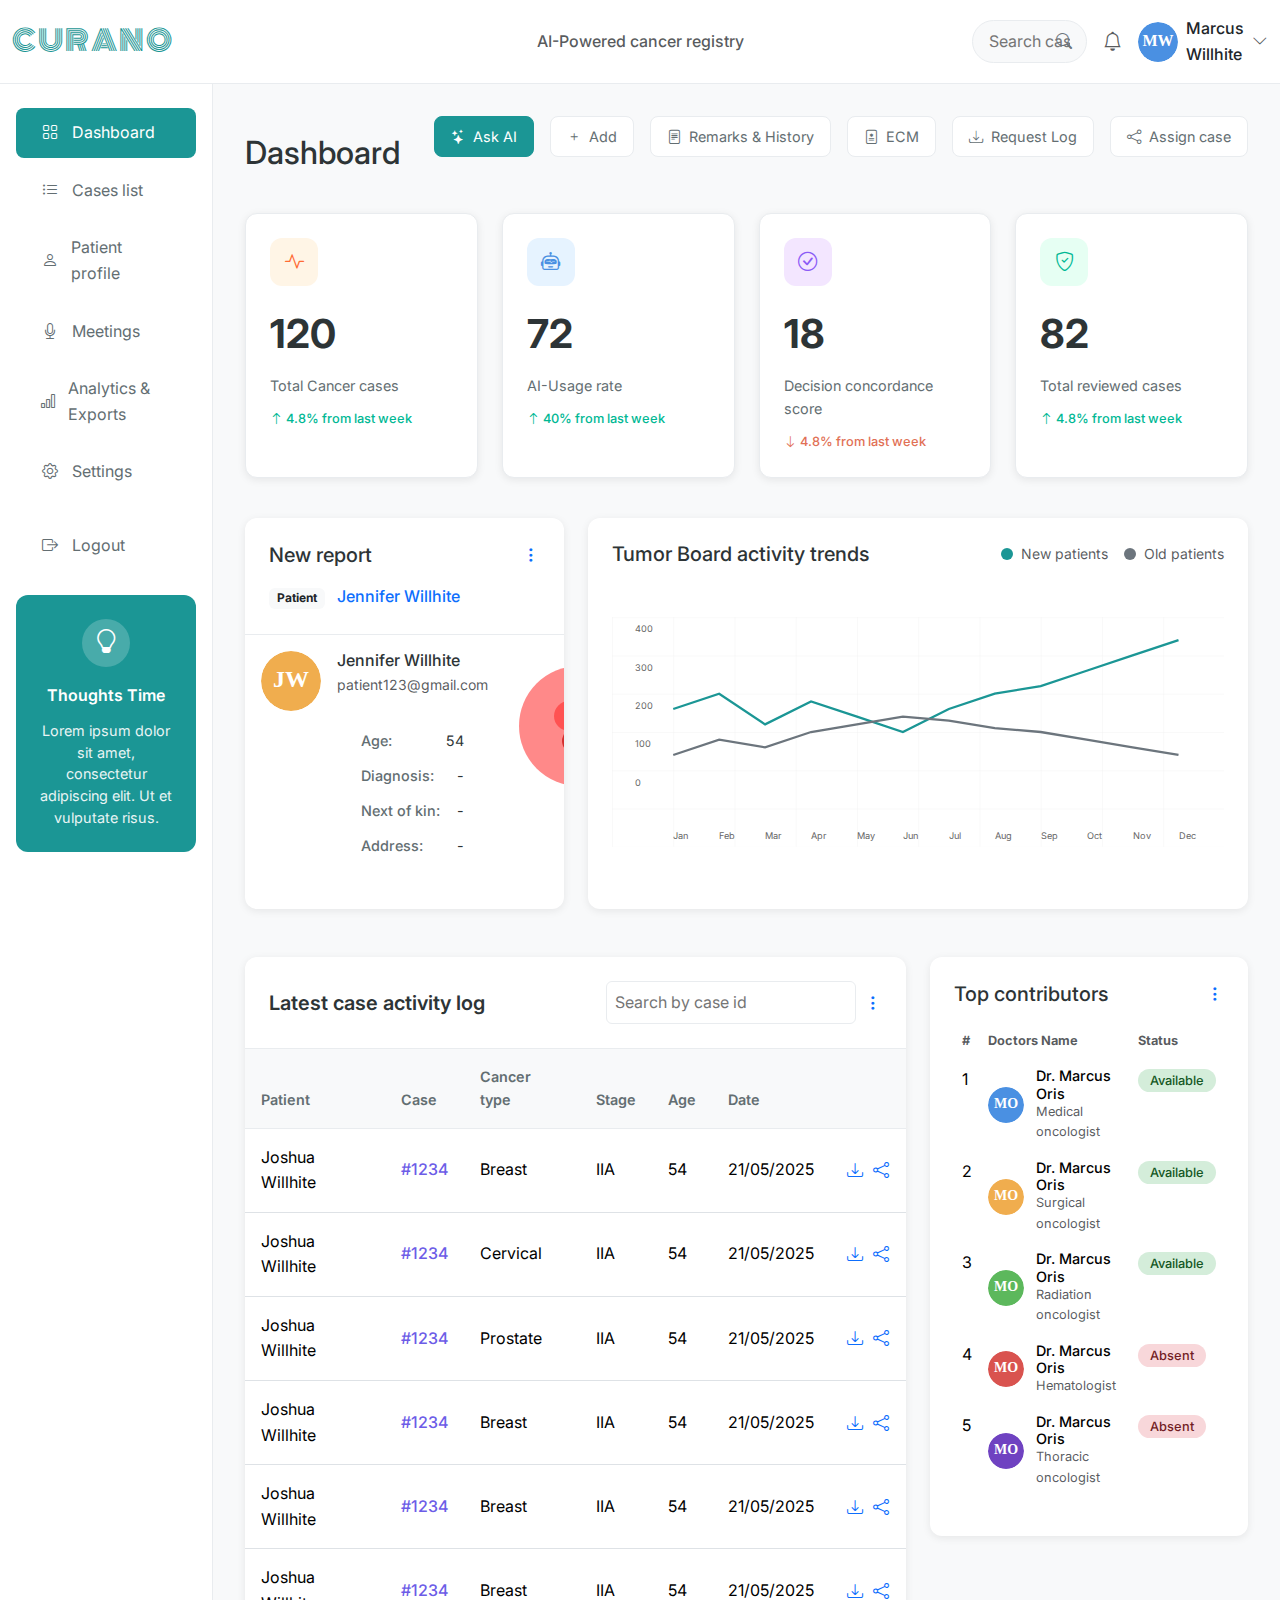
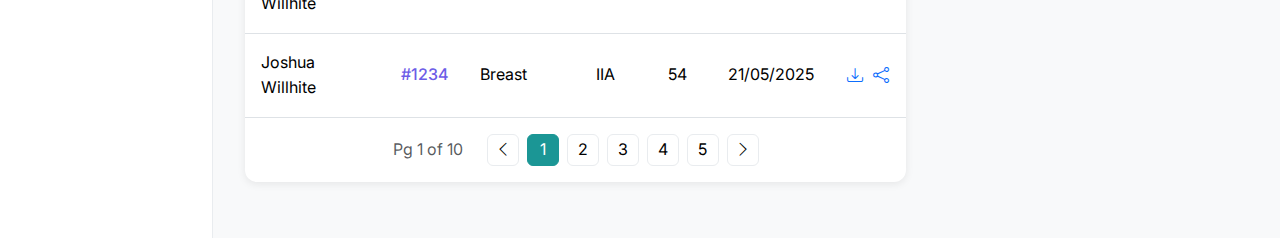
<file: dashboard.html>
<!DOCTYPE html>
<html lang="en">
<head>
    <meta charset="UTF-8">
    <meta name="viewport" content="width=device-width, initial-scale=1.0">
    <title>Curano - AI-Powered Cancer Registry Dashboard</title>
    
    <!-- Bootstrap 5 CDN -->
    <link href="https://cdn.jsdelivr.net/npm/bootstrap@5.3.0/dist/css/bootstrap.min.css" rel="stylesheet">
    <link href="https://cdn.jsdelivr.net/npm/bootstrap-icons@1.10.0/font/bootstrap-icons.css" rel="stylesheet">
    
    <!-- Google Fonts -->
    <link href="https://fonts.googleapis.com/css2?family=Monoton&family=Inter:wght@300;400;500;600;700&display=swap" rel="stylesheet">
    
    <style>
        :root {
            --primary-teal: #1b9695;
            --light-teal: #e8f5f5;
            --dark-teal: #0d5757;
            --sidebar-bg: #f8f9fa;
            --card-shadow: 0 2px 8px rgba(0,0,0,0.08);
            --border-light: #e9ecef;
            --text-primary: #2d3436;
            --text-secondary: #636e72;
            --text-muted: #95a5a6;
            --success-green: #00b894;
            --warning-orange: #fdcb6e;
            --danger-red: #e17055;
            --info-blue: #6c5ce7;
        }

        * {
            margin: 0;
            padding: 0;
            box-sizing: border-box;
        }

        body {
            font-family: 'Inter', sans-serif;
            background-color: #f8f9fa;
            color: var(--text-primary);
            line-height: 1.6;
        }

        /* Logo Styling */
        .logo {
            font-family: 'Monoton', cursive;
            font-size: 28px;
            color: var(--primary-teal);
            text-decoration: none;
            font-weight: normal;
            letter-spacing: 2px;
        }

        .logo:hover {
            color: var(--primary-teal);
            text-decoration: none;
        }

        /* Header */
        .main-header {
            background: white;
            border-bottom: 1px solid var(--border-light);
            padding: 1rem 0;
            position: sticky;
            top: 0;
            z-index: 1000;
        }

        .search-bar {
            background-color: #f8f9fa;
            border: 1px solid #e9ecef;
            border-radius: 25px;
            padding: 0.5rem 1rem;
            width: 100%;
            max-width: 500px;
        }

        .search-bar:focus {
            outline: none;
            border-color: var(--primary-teal);
            box-shadow: 0 0 0 0.2rem rgba(27, 150, 149, 0.25);
        }

        .user-avatar {
            width: 40px;
            height: 40px;
            border-radius: 50%;
            object-fit: cover;
        }

        /* Sidebar */
        .sidebar {
            background: white;
            min-height: calc(100vh - 80px);
            border-right: 1px solid var(--border-light);
            padding: 1.5rem 0;
        }

        .sidebar-nav {
            list-style: none;
            padding: 0;
        }

        .sidebar-nav li {
            margin-bottom: 0.5rem;
        }

        .sidebar-nav a {
            display: flex;
            align-items: center;
            padding: 0.75rem 1.5rem;
            color: var(--text-secondary);
            text-decoration: none;
            border-radius: 0;
            transition: all 0.3s ease;
            margin: 0 1rem;
            border-radius: 8px;
        }

        .sidebar-nav a:hover {
            background-color: var(--light-teal);
            color: var(--primary-teal);
        }

        .sidebar-nav a.active {
            background-color: var(--primary-teal);
            color: white;
        }

        .sidebar-nav i {
            margin-right: 0.75rem;
            width: 20px;
            text-align: center;
        }

        /* Main Content */
        .main-content {
            padding: 2rem;
            background-color: #f8f9fa;
        }

        /* Cards */
        .stat-card {
            background: white;
            border-radius: 12px;
            padding: 1.5rem;
            box-shadow: var(--card-shadow);
            border: 1px solid var(--border-light);
            height: 100%;
        }

        .stat-number {
            font-size: 2.5rem;
            font-weight: 700;
            margin-bottom: 0.5rem;
        }

        .stat-label {
            color: var(--text-secondary);
            font-size: 0.9rem;
            margin-bottom: 0.75rem;
        }

        .stat-change {
            font-size: 0.8rem;
            font-weight: 500;
        }

        .stat-change.positive {
            color: var(--success-green);
        }

        .stat-change.negative {
            color: var(--danger-red);
        }

        .stat-icon {
            width: 48px;
            height: 48px;
            border-radius: 12px;
            display: flex;
            align-items: center;
            justify-content: center;
            margin-bottom: 1rem;
            font-size: 1.2rem;
        }

        .icon-orange {
            background-color: #fff5e6;
            color: #ff6b35;
        }

        .icon-blue {
            background-color: #e6f3ff;
            color: #4a90e2;
        }

        .icon-purple {
            background-color: #f3e6ff;
            color: #8b5cf6;
        }

        .icon-green {
            background-color: #e6fff3;
            color: #00b894;
        }

        /* Dashboard Actions */
        .dashboard-actions {
            display: flex;
            gap: 1rem;
            margin-bottom: 2rem;
            flex-wrap: wrap;
        }

        .action-btn {
            display: flex;
            align-items: center;
            gap: 0.5rem;
            padding: 0.5rem 1rem;
            border: 1px solid var(--border-light);
            background: white;
            border-radius: 8px;
            color: var(--text-secondary);
            text-decoration: none;
            font-size: 0.9rem;
            transition: all 0.3s ease;
        }

        .action-btn:hover {
            border-color: var(--primary-teal);
            color: var(--primary-teal);
        }

        .action-btn.primary {
            background: var(--primary-teal);
            color: white;
            border-color: var(--primary-teal);
        }

        /* Patient Report Card */
        .patient-card {
            background: white;
            border-radius: 12px;
            box-shadow: var(--card-shadow);
            overflow: hidden;
        }

        .patient-header {
            padding: 1.5rem;
            border-bottom: 1px solid var(--border-light);
        }

        .patient-avatar {
            width: 60px;
            height: 60px;
            border-radius: 50%;
            object-fit: cover;
        }

        .patient-info h5 {
            margin-bottom: 0.25rem;
            font-weight: 600;
        }

        .patient-info p {
            color: var(--text-secondary);
            margin-bottom: 0;
            font-size: 0.9rem;
        }

        .patient-details {
            padding: 1.5rem;
        }

        .detail-row {
            display: flex;
            justify-content: space-between;
            margin-bottom: 0.75rem;
            font-size: 0.9rem;
        }

        .detail-label {
            color: var(--text-secondary);
            font-weight: 500;
        }

        /* Chart Container */
        .chart-container {
            background: white;
            border-radius: 12px;
            padding: 1.5rem;
            box-shadow: var(--card-shadow);
            height: 100%;
        }

        .chart-placeholder {
            width: 100%;
            height: 200px;
            background: linear-gradient(135deg, #667eea 0%, #764ba2 100%);
            border-radius: 8px;
            display: flex;
            align-items: center;
            justify-content: center;
            color: white;
            font-weight: 500;
        }

        /* Table Styling */
        .activity-table {
            background: white;
            border-radius: 12px;
            box-shadow: var(--card-shadow);
            overflow: hidden;
        }

        .table-header {
            padding: 1.5rem;
            border-bottom: 1px solid var(--border-light);
            display: flex;
            justify-content: space-between;
            align-items: center;
        }

        .table-header h5 {
            margin: 0;
            font-weight: 600;
        }

        .search-input {
            border: 1px solid var(--border-light);
            border-radius: 6px;
            padding: 0.5rem;
            width: 250px;
        }

        .custom-table {
            margin: 0;
        }

        .custom-table th {
            background-color: #f8f9fa;
            border: none;
            padding: 1rem;
            font-weight: 600;
            color: var(--text-secondary);
            font-size: 0.9rem;
        }

        .custom-table td {
            padding: 1rem;
            border-top: 1px solid var(--border-light);
            vertical-align: middle;
        }

        .case-id {
            color: var(--info-blue);
            font-weight: 500;
        }

        .status-badge {
            padding: 0.25rem 0.75rem;
            border-radius: 20px;
            font-size: 0.8rem;
            font-weight: 500;
        }

        .status-available {
            background-color: #d4edda;
            color: #155724;
        }

        .status-absent {
            background-color: #f8d7da;
            color: #721c24;
        }

        /* Top Contributors */
        .contributors-card {
            background: white;
            border-radius: 12px;
            box-shadow: var(--card-shadow);
            padding: 1.5rem;
        }

        .contributor-item {
            display: flex;
            align-items: center;
            padding: 0.75rem 0;
            border-bottom: 1px solid var(--border-light);
        }

        .contributor-item:last-child {
            border-bottom: none;
        }

        .contributor-avatar {
            width: 36px;
            height: 36px;
            border-radius: 50%;
            margin-right: 0.75rem;
        }

        .contributor-info h6 {
            margin: 0;
            font-size: 0.9rem;
            font-weight: 600;
        }

        .contributor-info p {
            margin: 0;
            font-size: 0.8rem;
            color: var(--text-secondary);
        }

        .contributor-status {
            margin-left: auto;
        }

        /* Pagination */
        .custom-pagination {
            display: flex;
            justify-content: center;
            align-items: center;
            padding: 1rem;
            gap: 0.5rem;
        }

        .page-btn {
            width: 32px;
            height: 32px;
            border: 1px solid var(--border-light);
            background: white;
            border-radius: 6px;
            display: flex;
            align-items: center;
            justify-content: center;
            cursor: pointer;
            transition: all 0.3s ease;
        }

        .page-btn:hover {
            border-color: var(--primary-teal);
            color: var(--primary-teal);
        }

        .page-btn.active {
            background: var(--primary-teal);
            color: white;
            border-color: var(--primary-teal);
        }

        /* Thoughts Time Card */
        .thoughts-card {
            background: var(--primary-teal);
            color: white;
            border-radius: 12px;
            padding: 1.5rem;
            text-align: center;
        }

        .thoughts-icon {
            width: 48px;
            height: 48px;
            background: rgba(255,255,255,0.2);
            border-radius: 50%;
            display: flex;
            align-items: center;
            justify-content: center;
            margin: 0 auto 1rem;
            font-size: 1.5rem;
        }

        .thoughts-title {
            font-weight: 600;
            margin-bottom: 0.75rem;
        }

        .thoughts-text {
            font-size: 0.9rem;
            opacity: 0.9;
            line-height: 1.5;
        }

        /* Responsive Design */
        @media (max-width: 768px) {
            .sidebar {
                position: fixed;
                left: -100%;
                top: 80px;
                width: 250px;
                height: calc(100vh - 80px);
                transition: left 0.3s ease;
                z-index: 999;
            }

            .sidebar.show {
                left: 0;
            }

            .main-content {
                padding: 1rem;
            }

            .dashboard-actions {
                flex-direction: column;
            }

            .search-bar {
                max-width: 100%;
                margin-bottom: 1rem;
            }

            .stat-number {
                font-size: 2rem;
            }
        }

        @media (max-width: 576px) {
            .dashboard-actions {
                gap: 0.5rem;
            }

            .action-btn {
                font-size: 0.8rem;
                padding: 0.4rem 0.8rem;
            }

            .patient-card,
            .chart-container,
            .activity-table,
            .contributors-card {
                margin-bottom: 1rem;
            }
        }
    </style>
</head>
<body>
    <!-- Main Header -->
    <header class="main-header">
        <div class="container-fluid">
            <div class="row align-items-center">
                <div class="col-md-3">
                    <a href="#" class="logo">CURANO</a>
                </div>
                <div class="col-md-6 text-center">
                    <h6 class="mb-0 text-muted">AI-Powered cancer registry</h6>
                </div>
                <div class="col-md-3">
                    <div class="d-flex align-items-center justify-content-end gap-3">
                        <div class="position-relative flex-grow-1 d-none d-md-block">
                            <input type="text" class="search-bar" placeholder="Search cases, patients, appointments...">
                            <i class="bi bi-search position-absolute" style="right: 15px; top: 50%; transform: translateY(-50%); color: #6c757d;"></i>
                        </div>
                        <i class="bi bi-bell text-muted" style="font-size: 1.2rem;"></i>
                        <div class="d-flex align-items-center gap-2">
                            <img src="data:image/svg+xml,%3Csvg xmlns='http://www.w3.org/2000/svg' width='40' height='40' viewBox='0 0 40 40'%3E%3Crect width='40' height='40' rx='20' fill='%234a90e2'/%3E%3Ctext x='50%25' y='50%25' dominant-baseline='middle' text-anchor='middle' fill='white' font-size='16' font-weight='600'%3EMW%3C/text%3E%3C/svg%3E" alt="Marcus Willhite" class="user-avatar">
                            <span class="text-dark fw-medium d-none d-sm-inline">Marcus Willhite</span>
                            <i class="bi bi-chevron-down text-muted"></i>
                        </div>
                    </div>
                </div>
            </div>
        </div>
    </header>

    <div class="container-fluid">
        <div class="row">
            <!-- Sidebar -->
            <nav class="col-md-3 col-lg-2 sidebar" id="sidebar">
                <ul class="sidebar-nav">
                    <li><a href="#" class="active"><i class="bi bi-grid"></i> Dashboard</a></li>
                    <li><a href="./cases-list.html"><i class="bi bi-list-ul"></i> Cases list</a></li>
                    <li><a href="./patient-profile.html"><i class="bi bi-person"></i> Patient profile</a></li>
                    <li><a href="./meetings.html"><i class="bi bi-mic"></i> Meetings</a></li>
                    <li><a href="./analytics.html"><i class="bi bi-bar-chart"></i> Analytics & Exports</a></li>
                    <li><a href="./settings.html"><i class="bi bi-gear"></i> Settings</a></li>
                    <li class="mt-4"><a href="./index.html"><i class="bi bi-box-arrow-right"></i> Logout</a></li>
                </ul>

                <!-- Thoughts Time Card -->
                <div class="thoughts-card mt-4 mx-3">
                    <div class="thoughts-icon">
                        <i class="bi bi-lightbulb"></i>
                    </div>
                    <div class="thoughts-title">Thoughts Time</div>
                    <div class="thoughts-text">
                        Lorem ipsum dolor sit amet, consectetur adipiscing elit. Ut et vulputate risus.
                    </div>
                </div>
            </nav>

            <!-- Main Content -->
            <main class="col-md-9 col-lg-10 main-content">
                <!-- Dashboard Header -->
                <div class="d-flex justify-content-between align-items-center mb-4">
                    <h2 class="mb-0">Dashboard</h2>
                    <div class="dashboard-actions">
                        <a href="#" class="action-btn primary">
                            <i class="bi bi-stars"></i> Ask AI
                        </a>
                        <a href="#" class="action-btn">
                            <i class="bi bi-plus"></i> Add
                        </a>
                        <a href="#" class="action-btn">
                            <i class="bi bi-file-text"></i> Remarks & History
                        </a>
                        <a href="#" class="action-btn">
                            <i class="bi bi-file-medical"></i> ECM
                        </a>
                        <a href="#" class="action-btn">
                            <i class="bi bi-download"></i> Request Log
                        </a>
                        <a href="#" class="action-btn">
                            <i class="bi bi-share"></i> Assign case
                        </a>
                    </div>
                </div>

                <!-- Stats Cards -->
                <div class="row mb-4">
                    <div class="col-lg-3 col-md-6 mb-3">
                        <div class="stat-card">
                            <div class="stat-icon icon-orange">
                                <i class="bi bi-activity"></i>
                            </div>
                            <div class="stat-number">120</div>
                            <div class="stat-label">Total Cancer cases</div>
                            <div class="stat-change positive">
                                <i class="bi bi-arrow-up"></i> 4.8% from last week
                            </div>
                        </div>
                    </div>
                    <div class="col-lg-3 col-md-6 mb-3">
                        <div class="stat-card">
                            <div class="stat-icon icon-blue">
                                <i class="bi bi-robot"></i>
                            </div>
                            <div class="stat-number">72</div>
                            <div class="stat-label">AI-Usage rate</div>
                            <div class="stat-change positive">
                                <i class="bi bi-arrow-up"></i> 40% from last week
                            </div>
                        </div>
                    </div>
                    <div class="col-lg-3 col-md-6 mb-3">
                        <div class="stat-card">
                            <div class="stat-icon icon-purple">
                                <i class="bi bi-check-circle"></i>
                            </div>
                            <div class="stat-number">18</div>
                            <div class="stat-label">Decision concordance score</div>
                            <div class="stat-change negative">
                                <i class="bi bi-arrow-down"></i> 4.8% from last week
                            </div>
                        </div>
                    </div>
                    <div class="col-lg-3 col-md-6 mb-3">
                        <div class="stat-card">
                            <div class="stat-icon icon-green">
                                <i class="bi bi-shield-check"></i>
                            </div>
                            <div class="stat-number">82</div>
                            <div class="stat-label">Total reviewed cases</div>
                            <div class="stat-change positive">
                                <i class="bi bi-arrow-up"></i> 4.8% from last week
                            </div>
                        </div>
                    </div>
                </div>

                <div class="row mb-4">
                    <!-- New Report Card -->
                    <div class="col-lg-4 mb-4">
                        <div class="patient-card">
                            <div class="patient-header">
                                <div class="d-flex align-items-center justify-content-between">
                                    <h5 class="mb-0">New report</h5>
                                    <div class="dropdown">
                                        <button class="btn btn-link p-0" data-bs-toggle="dropdown">
                                            <i class="bi bi-three-dots-vertical"></i>
                                        </button>
                                        <ul class="dropdown-menu">
                                            <li><a class="dropdown-item" href="#">View Details</a></li>
                                            <li><a class="dropdown-item" href="#">Edit</a></li>
                                            <li><a class="dropdown-item" href="#">Delete</a></li>
                                        </ul>
                                    </div>
                                </div>
                                <div class="mt-3">
                                    <span class="badge bg-light text-dark">Patient</span>
                                    <span class="text-primary fw-medium ms-2">Jennifer Willhite</span>
                                </div>
                            </div>
                            <div class="d-flex align-items-start p-3">
                                <img src="data:image/svg+xml,%3Csvg xmlns='http://www.w3.org/2000/svg' width='60' height='60' viewBox='0 0 60 60'%3E%3Crect width='60' height='60' rx='30' fill='%23f0ad4e'/%3E%3Ctext x='50%25' y='50%25' dominant-baseline='middle' text-anchor='middle' fill='white' font-size='24' font-weight='600'%3EJW%3C/text%3E%3C/svg%3E" alt="Jennifer Willhite" class="patient-avatar me-3">
                                <div class="flex-grow-1">
                                    <h6 class="mb-1">Jennifer Willhite</h6>
                                    <p class="text-muted small mb-2">patient123@gmail.com</p>
                                    <div class="patient-details">
                                        <div class="detail-row">
                                            <span class="detail-label">Age:</span>
                                            <span>54</span>
                                        </div>
                                        <div class="detail-row">
                                            <span class="detail-label">Diagnosis:</span>
                                            <span>-</span>
                                        </div>
                                        <div class="detail-row">
                                            <span class="detail-label">Next of kin:</span>
                                            <span>-</span>
                                        </div>
                                        <div class="detail-row">
                                            <span class="detail-label">Address:</span>
                                            <span>-</span>
                                        </div>
                                    </div>
                                </div>
                                <div class="ms-3">
                                    <div style="width: 150px; height: 150px; background: url('data:image/svg+xml,%3Csvg xmlns=&quot;http://www.w3.org/2000/svg&quot; viewBox=&quot;0 0 150 150&quot;%3E%3Ccircle cx=&quot;75&quot; cy=&quot;75&quot; r=&quot;60&quot; fill=&quot;%23ff6b6b&quot; opacity=&quot;0.8&quot;/%3E%3Ccircle cx=&quot;65&quot; cy=&quot;65&quot; r=&quot;15&quot; fill=&quot;%23ff5252&quot;/%3E%3Ccircle cx=&quot;85&quot; cy=&quot;85&quot; r=&quot;20&quot; fill=&quot;%23e53935&quot;/%3E%3Ccircle cx=&quot;70&quot; cy=&quot;90&quot; r=&quot;12&quot; fill=&quot;%23d32f2f&quot;/%3E%3C/svg%3E') center/contain no-repeat; border-radius: 50%;"></div>
                                </div>
                            </div>
                        </div>
                    </div>

                    <!-- Tumor Board Activity Trends -->
                    <div class="col-lg-8 mb-4">
                        <div class="chart-container">
                            <div class="d-flex justify-content-between align-items-center mb-3">
                                <h5 class="mb-0">Tumor Board activity trends</h5>
                                <div class="d-flex gap-3">
                                    <div class="d-flex align-items-center">
                                        <div class="me-2" style="width: 12px; height: 12px; background: var(--primary-teal); border-radius: 50%;"></div>
                                        <small class="text-muted">New patients</small>
                                    </div>
                                    <div class="d-flex align-items-center">
                                        <div class="me-2" style="width: 12px; height: 12px; background: #6c757d; border-radius: 50%;"></div>
                                        <small class="text-muted">Old patients</small>
                                    </div>
                                </div>
                            </div>
                            <div style="height: 300px; position: relative;">
                                <svg width="100%" height="300" viewBox="0 0 800 300">
                                    <!-- Grid lines -->
                                    <defs>
                                        <pattern id="grid" width="80" height="50" patternUnits="userSpaceOnUse">
                                            <path d="M 80 0 L 0 0 0 50" fill="none" stroke="#f0f0f0" stroke-width="1"/>
                                        </pattern>
                                    </defs>
                                    <rect width="100%" height="100%" fill="url(#grid)" />
                                    
                                    <!-- Y-axis labels -->
                                    <text x="30" y="20" fill="#666" font-size="12">400</text>
                                    <text x="30" y="70" fill="#666" font-size="12">300</text>
                                    <text x="30" y="120" fill="#666" font-size="12">200</text>
                                    <text x="30" y="170" fill="#666" font-size="12">100</text>
                                    <text x="30" y="220" fill="#666" font-size="12">0</text>
                                    
                                    <!-- X-axis labels -->
                                    <text x="80" y="290" fill="#666" font-size="12">Jan</text>
                                    <text x="140" y="290" fill="#666" font-size="12">Feb</text>
                                    <text x="200" y="290" fill="#666" font-size="12">Mar</text>
                                    <text x="260" y="290" fill="#666" font-size="12">Apr</text>
                                    <text x="320" y="290" fill="#666" font-size="12">May</text>
                                    <text x="380" y="290" fill="#666" font-size="12">Jun</text>
                                    <text x="440" y="290" fill="#666" font-size="12">Jul</text>
                                    <text x="500" y="290" fill="#666" font-size="12">Aug</text>
                                    <text x="560" y="290" fill="#666" font-size="12">Sep</text>
                                    <text x="620" y="290" fill="#666" font-size="12">Oct</text>
                                    <text x="680" y="290" fill="#666" font-size="12">Nov</text>
                                    <text x="740" y="290" fill="#666" font-size="12">Dec</text>
                                    
                                    <!-- New patients line (teal) -->
                                    <polyline fill="none" stroke="#1b9695" stroke-width="3" points="80,120 140,100 200,140 260,110 320,130 380,150 440,120 500,100 560,90 620,70 680,50 740,30"/>
                                    
                                    <!-- Old patients line (gray) -->
                                    <polyline fill="none" stroke="#6c757d" stroke-width="3" points="80,180 140,160 200,170 260,150 320,140 380,130 440,135 500,145 560,150 620,160 680,170 740,180"/>
                                </svg>
                            </div>
                        </div>
                    </div>
                </div>

                <div class="row">
                    <!-- Latest Case Activity Log -->
                    <div class="col-lg-8 mb-4">
                        <div class="activity-table">
                            <div class="table-header">
                                <h5>Latest case activity log</h5>
                                <div class="d-flex align-items-center gap-2">
                                    <input type="text" class="search-input" placeholder="Search by case id">
                                    <button class="btn btn-link p-0">
                                        <i class="bi bi-three-dots-vertical"></i>
                                    </button>
                                </div>
                            </div>
                            <div class="table-responsive">
                                <table class="table custom-table">
                                    <thead>
                                        <tr>
                                            <th>Patient</th>
                                            <th>Case</th>
                                            <th>Cancer type</th>
                                            <th>Stage</th>
                                            <th>Age</th>
                                            <th>Date</th>
                                            <th></th>
                                        </tr>
                                    </thead>
                                    <tbody>
                                        <tr>
                                            <td>Joshua Willhite</td>
                                            <td><span class="case-id">#1234</span></td>
                                            <td>Breast</td>
                                            <td>IIA</td>
                                            <td>54</td>
                                            <td>21/05/2025</td>
                                            <td>
                                                <div class="d-flex gap-2">
                                                    <button class="btn btn-link p-0"><i class="bi bi-download"></i></button>
                                                    <button class="btn btn-link p-0"><i class="bi bi-share"></i></button>
                                                </div>
                                            </td>
                                        </tr>
                                        <tr>
                                            <td>Joshua Willhite</td>
                                            <td><span class="case-id">#1234</span></td>
                                            <td>Cervical</td>
                                            <td>IIA</td>
                                            <td>54</td>
                                            <td>21/05/2025</td>
                                            <td>
                                                <div class="d-flex gap-2">
                                                    <button class="btn btn-link p-0"><i class="bi bi-download"></i></button>
                                                    <button class="btn btn-link p-0"><i class="bi bi-share"></i></button>
                                                </div>
                                            </td>
                                        </tr>
                                        <tr>
                                            <td>Joshua Willhite</td>
                                            <td><span class="case-id">#1234</span></td>
                                            <td>Prostate</td>
                                            <td>IIA</td>
                                            <td>54</td>
                                            <td>21/05/2025</td>
                                            <td>
                                                <div class="d-flex gap-2">
                                                    <button class="btn btn-link p-0"><i class="bi bi-download"></i></button>
                                                    <button class="btn btn-link p-0"><i class="bi bi-share"></i></button>
                                                </div>
                                            </td>
                                        </tr>
                                        <tr>
                                            <td>Joshua Willhite</td>
                                            <td><span class="case-id">#1234</span></td>
                                            <td>Breast</td>
                                            <td>IIA</td>
                                            <td>54</td>
                                            <td>21/05/2025</td>
                                            <td>
                                                <div class="d-flex gap-2">
                                                    <button class="btn btn-link p-0"><i class="bi bi-download"></i></button>
                                                    <button class="btn btn-link p-0"><i class="bi bi-share"></i></button>
                                                </div>
                                            </td>
                                        </tr>
                                        <tr>
                                            <td>Joshua Willhite</td>
                                            <td><span class="case-id">#1234</span></td>
                                            <td>Breast</td>
                                            <td>IIA</td>
                                            <td>54</td>
                                            <td>21/05/2025</td>
                                            <td>
                                                <div class="d-flex gap-2">
                                                    <button class="btn btn-link p-0"><i class="bi bi-download"></i></button>
                                                    <button class="btn btn-link p-0"><i class="bi bi-share"></i></button>
                                                </div>
                                            </td>
                                        </tr>
                                        <tr>
                                            <td>Joshua Willhite</td>
                                            <td><span class="case-id">#1234</span></td>
                                            <td>Breast</td>
                                            <td>IIA</td>
                                            <td>54</td>
                                            <td>21/05/2025</td>
                                            <td>
                                                <div class="d-flex gap-2">
                                                    <button class="btn btn-link p-0"><i class="bi bi-download"></i></button>
                                                    <button class="btn btn-link p-0"><i class="bi bi-share"></i></button>
                                                </div>
                                            </td>
                                        </tr>
                                        <tr>
                                            <td>Joshua Willhite</td>
                                            <td><span class="case-id">#1234</span></td>
                                            <td>Breast</td>
                                            <td>IIA</td>
                                            <td>54</td>
                                            <td>21/05/2025</td>
                                            <td>
                                                <div class="d-flex gap-2">
                                                    <button class="btn btn-link p-0"><i class="bi bi-download"></i></button>
                                                    <button class="btn btn-link p-0"><i class="bi bi-share"></i></button>
                                                </div>
                                            </td>
                                        </tr>
                                    </tbody>
                                </table>
                            </div>
                            <div class="custom-pagination">
                                <span class="text-muted me-3">Pg 1 of 10</span>
                                <button class="page-btn"><i class="bi bi-chevron-left"></i></button>
                                <button class="page-btn active">1</button>
                                <button class="page-btn">2</button>
                                <button class="page-btn">3</button>
                                <button class="page-btn">4</button>
                                <button class="page-btn">5</button>
                                <button class="page-btn"><i class="bi bi-chevron-right"></i></button>
                            </div>
                        </div>
                    </div>

                    <!-- Top Contributors -->
                    <div class="col-lg-4 mb-4">
                        <div class="contributors-card">
                            <div class="d-flex justify-content-between align-items-center mb-3">
                                <h5 class="mb-0">Top contributors</h5>
                                <button class="btn btn-link p-0">
                                    <i class="bi bi-three-dots-vertical"></i>
                                </button>
                            </div>
                            <div class="table-responsive">
                                <table class="table table-borderless">
                                    <thead>
                                        <tr>
                                            <th class="border-0 text-muted" style="font-size: 0.8rem;">#</th>
                                            <th class="border-0 text-muted" style="font-size: 0.8rem;">Doctors Name</th>
                                            <th class="border-0 text-muted" style="font-size: 0.8rem;">Status</th>
                                        </tr>
                                    </thead>
                                    <tbody>
                                        <tr>
                                            <td class="py-2">1</td>
                                            <td class="py-2">
                                                <div class="d-flex align-items-center">
                                                    <img src="data:image/svg+xml,%3Csvg xmlns='http://www.w3.org/2000/svg' width='36' height='36' viewBox='0 0 36 36'%3E%3Crect width='36' height='36' rx='18' fill='%234a90e2'/%3E%3Ctext x='50%25' y='50%25' dominant-baseline='middle' text-anchor='middle' fill='white' font-size='14' font-weight='600'%3EMO%3C/text%3E%3C/svg%3E" class="contributor-avatar">
                                                    <div>
                                                        <h6 class="mb-0" style="font-size: 0.9rem;">Dr. Marcus Oris</h6>
                                                        <p class="mb-0 text-muted" style="font-size: 0.8rem;">Medical oncologist</p>
                                                    </div>
                                                </div>
                                            </td>
                                            <td class="py-2">
                                                <span class="status-badge status-available">Available</span>
                                            </td>
                                        </tr>
                                        <tr>
                                            <td class="py-2">2</td>
                                            <td class="py-2">
                                                <div class="d-flex align-items-center">
                                                    <img src="data:image/svg+xml,%3Csvg xmlns='http://www.w3.org/2000/svg' width='36' height='36' viewBox='0 0 36 36'%3E%3Crect width='36' height='36' rx='18' fill='%23f0ad4e'/%3E%3Ctext x='50%25' y='50%25' dominant-baseline='middle' text-anchor='middle' fill='white' font-size='14' font-weight='600'%3EMO%3C/text%3E%3C/svg%3E" class="contributor-avatar">
                                                    <div>
                                                        <h6 class="mb-0" style="font-size: 0.9rem;">Dr. Marcus Oris</h6>
                                                        <p class="mb-0 text-muted" style="font-size: 0.8rem;">Surgical oncologist</p>
                                                    </div>
                                                </div>
                                            </td>
                                            <td class="py-2">
                                                <span class="status-badge status-available">Available</span>
                                            </td>
                                        </tr>
                                        <tr>
                                            <td class="py-2">3</td>
                                            <td class="py-2">
                                                <div class="d-flex align-items-center">
                                                    <img src="data:image/svg+xml,%3Csvg xmlns='http://www.w3.org/2000/svg' width='36' height='36' viewBox='0 0 36 36'%3E%3Crect width='36' height='36' rx='18' fill='%235cb85c'/%3E%3Ctext x='50%25' y='50%25' dominant-baseline='middle' text-anchor='middle' fill='white' font-size='14' font-weight='600'%3EMO%3C/text%3E%3C/svg%3E" class="contributor-avatar">
                                                    <div>
                                                        <h6 class="mb-0" style="font-size: 0.9rem;">Dr. Marcus Oris</h6>
                                                        <p class="mb-0 text-muted" style="font-size: 0.8rem;">Radiation oncologist</p>
                                                    </div>
                                                </div>
                                            </td>
                                            <td class="py-2">
                                                <span class="status-badge status-available">Available</span>
                                            </td>
                                        </tr>
                                        <tr>
                                            <td class="py-2">4</td>
                                            <td class="py-2">
                                                <div class="d-flex align-items-center">
                                                    <img src="data:image/svg+xml,%3Csvg xmlns='http://www.w3.org/2000/svg' width='36' height='36' viewBox='0 0 36 36'%3E%3Crect width='36' height='36' rx='18' fill='%23d9534f'/%3E%3Ctext x='50%25' y='50%25' dominant-baseline='middle' text-anchor='middle' fill='white' font-size='14' font-weight='600'%3EMO%3C/text%3E%3C/svg%3E" class="contributor-avatar">
                                                    <div>
                                                        <h6 class="mb-0" style="font-size: 0.9rem;">Dr. Marcus Oris</h6>
                                                        <p class="mb-0 text-muted" style="font-size: 0.8rem;">Hematologist</p>
                                                    </div>
                                                </div>
                                            </td>
                                            <td class="py-2">
                                                <span class="status-badge status-absent">Absent</span>
                                            </td>
                                        </tr>
                                        <tr>
                                            <td class="py-2">5</td>
                                            <td class="py-2">
                                                <div class="d-flex align-items-center">
                                                    <img src="data:image/svg+xml,%3Csvg xmlns='http://www.w3.org/2000/svg' width='36' height='36' viewBox='0 0 36 36'%3E%3Crect width='36' height='36' rx='18' fill='%236f42c1'/%3E%3Ctext x='50%25' y='50%25' dominant-baseline='middle' text-anchor='middle' fill='white' font-size='14' font-weight='600'%3EMO%3C/text%3E%3C/svg%3E" class="contributor-avatar">
                                                    <div>
                                                        <h6 class="mb-0" style="font-size: 0.9rem;">Dr. Marcus Oris</h6>
                                                        <p class="mb-0 text-muted" style="font-size: 0.8rem;">Thoracic oncologist</p>
                                                    </div>
                                                </div>
                                            </td>
                                            <td class="py-2">
                                                <span class="status-badge status-absent">Absent</span>
                                            </td>
                                        </tr>
                                    </tbody>
                                </table>
                            </div>
                        </div>
                    </div>
                </div>
            </main>
        </div>
    </div>

    <!-- Mobile Sidebar Toggle -->
    <button class="btn btn-primary d-md-none position-fixed" style="top: 90px; left: 10px; z-index: 1000;" onclick="toggleSidebar()">
        <i class="bi bi-list"></i>
    </button>

    <!-- Bootstrap JS -->
    <script src="https://cdn.jsdelivr.net/npm/bootstrap@5.3.0/dist/js/bootstrap.bundle.min.js"></script>
    
    <script>
        // Mobile sidebar toggle
        function toggleSidebar() {
            const sidebar = document.getElementById('sidebar');
            sidebar.classList.toggle('show');
        }

        // Close sidebar when clicking outside on mobile
        document.addEventListener('click', function(event) {
            const sidebar = document.getElementById('sidebar');
            const toggleBtn = document.querySelector('button[onclick="toggleSidebar()"]');
            
            if (window.innerWidth <= 768) {
                if (!sidebar.contains(event.target) && !toggleBtn.contains(event.target)) {
                    sidebar.classList.remove('show');
                }
            }
        });

        // Pagination functionality
        document.querySelectorAll('.page-btn').forEach(btn => {
            btn.addEventListener('click', function() {
                if (!this.innerHTML.includes('chevron')) {
                    document.querySelector('.page-btn.active').classList.remove('active');
                    this.classList.add('active');
                }
            });
        });

        // Search functionality
        document.querySelector('.search-input').addEventListener('input', function(e) {
            const searchTerm = e.target.value.toLowerCase();
            const tableRows = document.querySelectorAll('.custom-table tbody tr');
            
            tableRows.forEach(row => {
                const caseId = row.querySelector('.case-id').textContent.toLowerCase();
                const patient = row.cells[0].textContent.toLowerCase();
                
                if (caseId.includes(searchTerm) || patient.includes(searchTerm)) {
                    row.style.display = '';
                } else {
                    row.style.display = 'none';
                }
            });
        });

        // Dropdown functionality
        document.querySelectorAll('[data-bs-toggle="dropdown"]').forEach(dropdown => {
            dropdown.addEventListener('click', function(e) {
                e.preventDefault();
                const menu = this.nextElementSibling;
                menu.classList.toggle('show');
            });
        });

        // Close dropdowns when clicking outside
        document.addEventListener('click', function(event) {
            document.querySelectorAll('.dropdown-menu.show').forEach(menu => {
                if (!menu.previousElementSibling.contains(event.target) && !menu.contains(event.target)) {
                    menu.classList.remove('show');
                }
            });
        });

        // Smooth scrolling for internal links
        document.querySelectorAll('a[href^="#"]').forEach(anchor => {
            anchor.addEventListener('click', function (e) {
                e.preventDefault();
                const target = document.querySelector(this.getAttribute('href'));
                if (target) {
                    target.scrollIntoView({
                        behavior: 'smooth'
                    });
                }
            });
        });

        // Add loading states for buttons
        document.querySelectorAll('.action-btn').forEach(btn => {
            btn.addEventListener('click', function(e) {
                e.preventDefault();
                const originalText = this.innerHTML;
                this.innerHTML = '<i class="bi bi-arrow-repeat spinner-border spinner-border-sm"></i> Loading...';
                this.disabled = true;
                
                setTimeout(() => {
                    this.innerHTML = originalText;
                    this.disabled = false;
                }, 1500);
            });
        });

        // Initialize tooltips if needed
        var tooltipTriggerList = [].slice.call(document.querySelectorAll('[data-bs-toggle="tooltip"]'));
        var tooltipList = tooltipTriggerList.map(function (tooltipTriggerEl) {
            return new bootstrap.Tooltip(tooltipTriggerEl);
        });

        // Responsive chart adjustment
        function adjustChart() {
            const chart = document.querySelector('svg');
            if (chart && window.innerWidth < 768) {
                chart.style.height = '200px';
            } else if (chart) {
                chart.style.height = '300px';
            }
        }

        window.addEventListener('resize', adjustChart);
        adjustChart();

        // Add some interactive animations
        document.querySelectorAll('.stat-card').forEach(card => {
            card.addEventListener('mouseenter', function() {
                this.style.transform = 'translateY(-2px)';
                this.style.transition = 'transform 0.3s ease';
            });
            
            card.addEventListener('mouseleave', function() {
                this.style.transform = 'translateY(0)';
            });
        });

        // Simulate real-time updates
        function updateStats() {
            const statNumbers = document.querySelectorAll('.stat-number');
            statNumbers.forEach(stat => {
                const current = parseInt(stat.textContent);
                const change = Math.floor(Math.random() * 3) - 1; // -1, 0, or 1
                if (change !== 0) {
                    stat.textContent = current + change;
                }
            });
        }

        // Update stats every 30 seconds (optional)
        // setInterval(updateStats, 30000);

        console.log('Curano Dashboard loaded successfully!');
    </script>
</body>
</html>
</file>
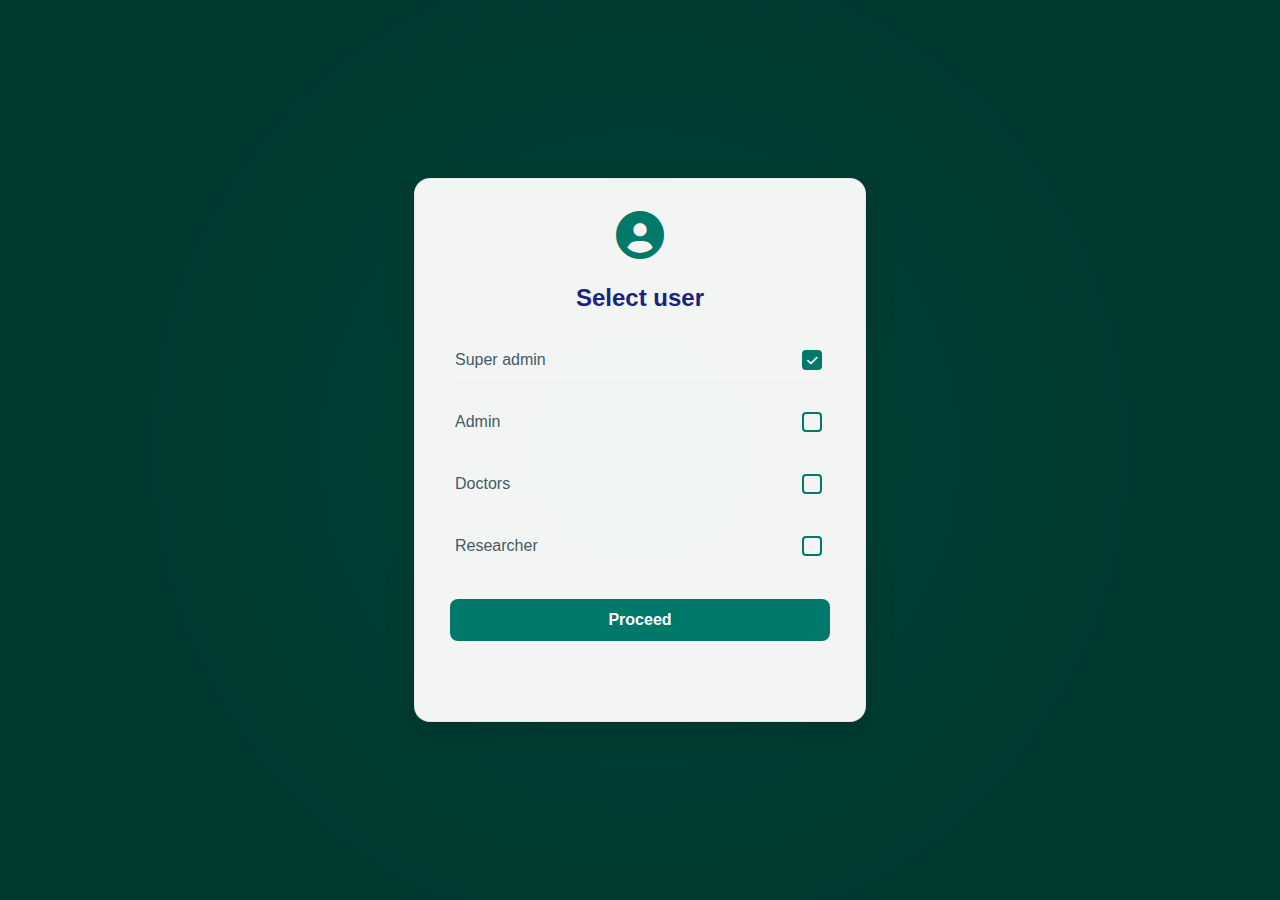
<file: role.html>
<!DOCTYPE html>
<html lang="en">
<head>
    <meta charset="UTF-8">
    <meta name="viewport" content="width=device-width, initial-scale=1.0">
    <title>Select User Role</title>
    <link rel="stylesheet" href="./style/role.css"> <link rel="stylesheet" href="https://cdnjs.cloudflare.com/ajax/libs/font-awesome/6.0.0-beta3/css/all.min.css">
</head>
<body class="select-role-body">

    <div class="select-role-modal">
        <div class="modal-icon">
            <i class="fas fa-user-circle"></i>
        </div>
        <h2 class="modal-title">Select user</h2>
        
        <div class="role-options" id="roleOptions">
            <div class="role-option">
                <label for="superAdmin">Super admin</label>
                <input type="checkbox" id="superAdmin" name="role" value="superAdmin" checked>
            </div>
            <div class="role-option">
                <label for="admin">Admin</label>
                <input type="checkbox" id="admin" name="role" value="admin">
            </div>
            <div class="role-option">
                <label for="doctors">Doctors</label>
                <input type="checkbox" id="doctors" name="role" value="doctors">
            </div>
            <div class="role-option">
                <label for="researcher">Researcher</label>
                <input type="checkbox" id="researcher" name="role" value="researcher">
            </div>
        </div>
        
        <button class="proceed-button" id="proceedButton">Proceed</button>
        <p id="roleMessage" class="message-display" style="text-align: center; margin-top:15px;"></p>
    </div>

    <script src="./script/role.js"></script>
</body>
</html>
</file>
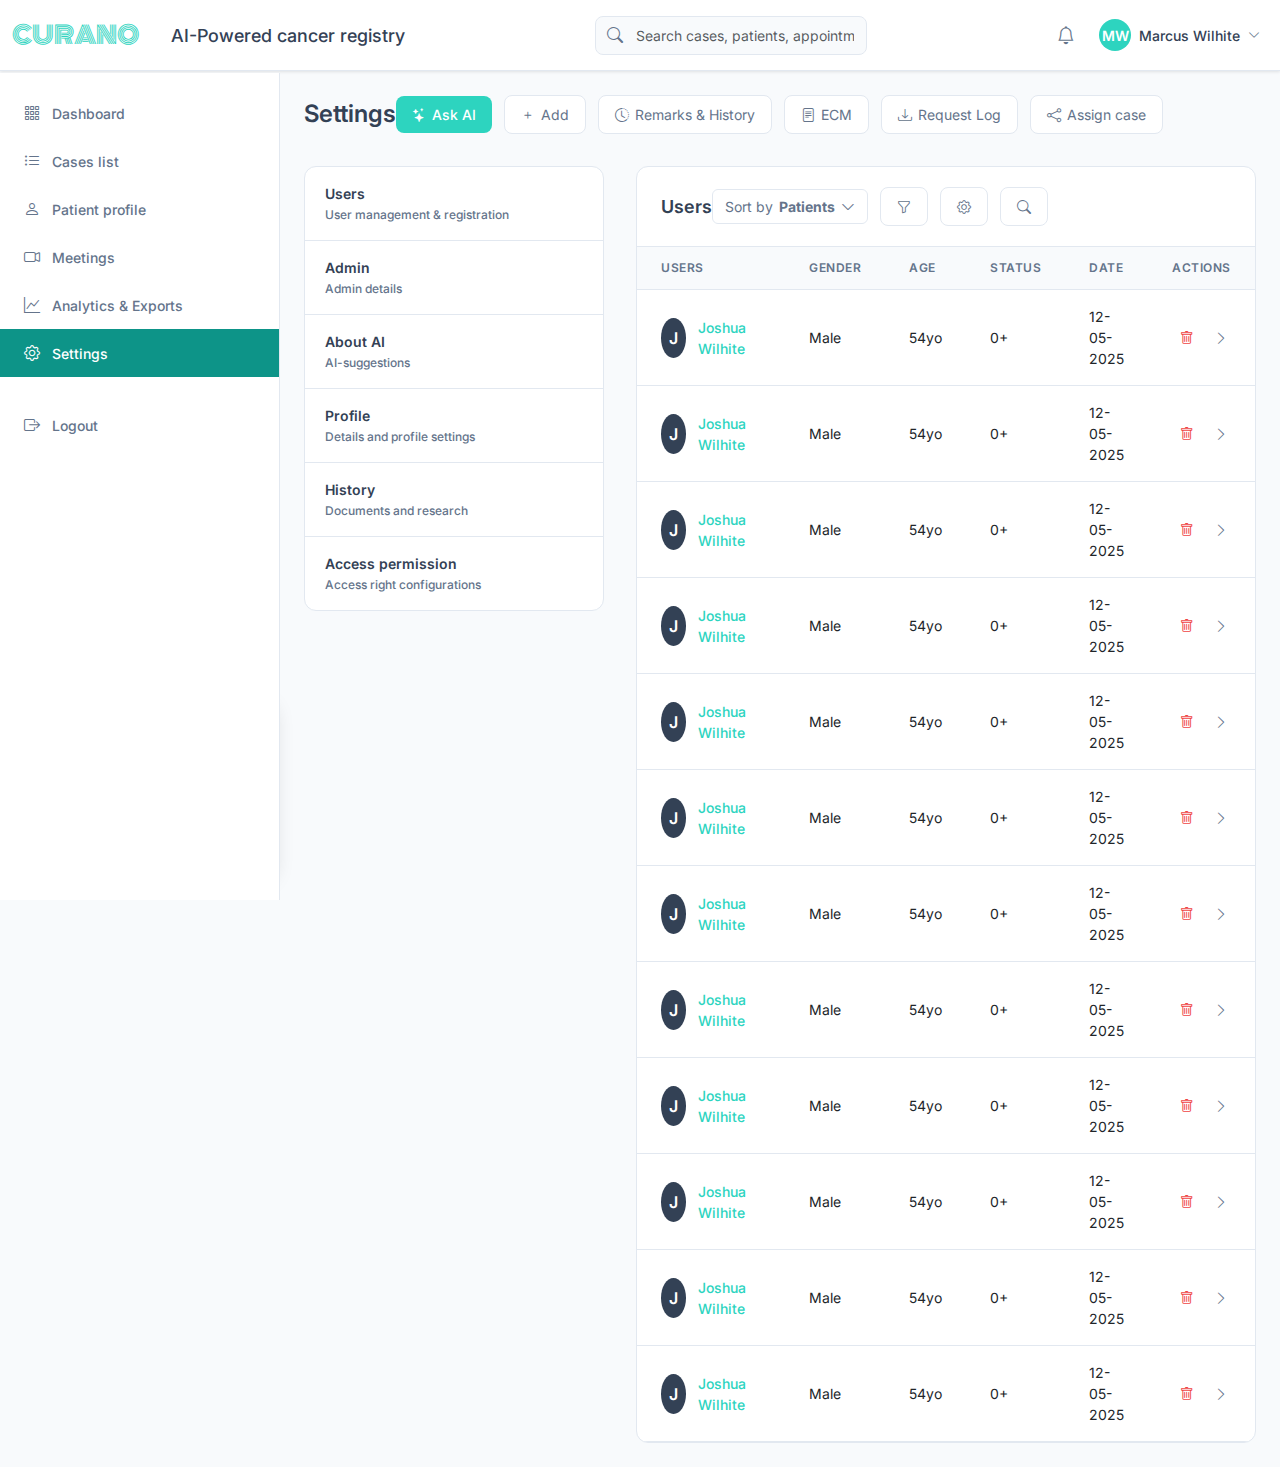
<file: settings.html>
<!DOCTYPE html>
<html lang="en">
<head>
    <meta charset="UTF-8">
    <meta name="viewport" content="width=device-width, initial-scale=1.0">
    <title>Curano - AI-Powered Cancer Registry</title>
    
    <!-- Bootstrap 5 CDN -->
    <link href="https://cdn.jsdelivr.net/npm/bootstrap@5.3.2/dist/css/bootstrap.min.css" rel="stylesheet">
    <link href="https://cdn.jsdelivr.net/npm/bootstrap-icons@1.11.1/font/bootstrap-icons.css" rel="stylesheet">
    
    <!-- Google Fonts -->
    <link href="https://fonts.googleapis.com/css2?family=Monoton&family=Inter:wght@300;400;500;600;700&display=swap" rel="stylesheet">

    <!-- Custom Css -->
    <link rel="stylesheet" href="./style/settings.css">    
   
</head>
<body>
    <!-- Navbar -->
    <nav class="navbar navbar-expand-lg">
        <div class="container-fluid">
            <!-- Logo -->
            <a class="navbar-brand logo-text" href="#">CURANO</a>
            
            <!-- Title -->
            <div class="navbar-title d-none d-md-block">
                AI-Powered cancer registry
            </div>
            
            <!-- Search -->
            <div class="search-container d-none d-lg-block">
                <i class="bi bi-search search-icon"></i>
                <input type="text" class="form-control search-input" placeholder="Search cases, patients, appointments...">
            </div>
            
            <!-- Right side -->
            <div class="d-flex align-items-center gap-3">
                <i class="bi bi-bell" style="font-size: 18px; color: var(--medium-gray);"></i>
                <div class="user-profile">
                    <div class="user-avatar">MW</div>
                    <span class="user-name d-none d-sm-inline">Marcus Wilhite</span>
                    <i class="bi bi-chevron-down" style="font-size: 12px; color: var(--medium-gray);"></i>
                </div>
            </div>
        </div>
    </nav>

    <!-- Sidebar -->
    <div class="sidebar" id="sidebar">
        <ul class="sidebar-menu">
            <li class="sidebar-item">
                <a href="./dashboard.html" class="sidebar-link">
                    <i class="bi bi-grid-3x3-gap sidebar-icon"></i>
                    Dashboard
                </a>
            </li>
            <li class="sidebar-item">
                <a href="./cases-list.html" class="sidebar-link">
                    <i class="bi bi-list-ul sidebar-icon"></i>
                    Cases list
                </a>
            </li>
            <li class="sidebar-item">
                <a href="./patient-profile.html" class="sidebar-link">
                    <i class="bi bi-person sidebar-icon"></i>
                    Patient profile
                </a>
            </li>
            <li class="sidebar-item">
                <a href="./meetings.html" class="sidebar-link">
                    <i class="bi bi-camera-video sidebar-icon"></i>
                    Meetings
                </a>
            </li>
            <li class="sidebar-item">
                <a href="./analytics.html" class="sidebar-link">
                    <i class="bi bi-graph-up sidebar-icon"></i>
                    Analytics & Exports
                </a>
            </li>
            <li class="sidebar-item">
                <a href="#" class="sidebar-link active">
                    <i class="bi bi-gear sidebar-icon"></i>
                    Settings
                </a>
            </li>
            <li class="sidebar-item mt-4">
                <a href="./index.html" class="sidebar-link">
                    <i class="bi bi-box-arrow-right sidebar-icon"></i>
                    Logout
                </a>
            </li>
        </ul>
    </div>

    <!-- Main Content -->
    <div class="main-content">
        <!-- Settings Header -->
        <div class="settings-header">
            <h1 class="settings-title">Settings</h1>
            <div class="settings-actions">
                <button class="btn btn-ai">
                    <i class="bi bi-stars"></i>
                    Ask AI
                </button>
                <button class="btn btn-secondary-outline">
                    <i class="bi bi-plus"></i>
                    Add
                </button>
                <button class="btn btn-secondary-outline">
                    <i class="bi bi-clock-history"></i>
                    Remarks & History
                </button>
                <button class="btn btn-secondary-outline">
                    <i class="bi bi-file-text"></i>
                    ECM
                </button>
                <button class="btn btn-secondary-outline">
                    <i class="bi bi-download"></i>
                    Request Log
                </button>
                <button class="btn btn-secondary-outline">
                    <i class="bi bi-share"></i>
                    Assign case
                </button>
            </div>
        </div>

        <!-- Settings Layout -->
        <div class="settings-layout">
            <!-- Settings Sidebar -->
            <div class="settings-sidebar">
                <ul class="settings-menu">
                    <li class="settings-menu-item">
                        <a href="#" class="settings-menu-link">
                            <div class="settings-menu-title">Users</div>
                            <div class="settings-menu-subtitle">User management & registration</div>
                        </a>
                    </li>
                    <li class="settings-menu-item">
                        <a href="#" class="settings-menu-link">
                            <div class="settings-menu-title">Admin</div>
                            <div class="settings-menu-subtitle">Admin details</div>
                        </a>
                    </li>
                    <li class="settings-menu-item">
                        <a href="#" class="settings-menu-link">
                            <div class="settings-menu-title">About AI</div>
                            <div class="settings-menu-subtitle">AI-suggestions</div>
                        </a>
                    </li>
                    <li class="settings-menu-item">
                        <a href="#" class="settings-menu-link">
                            <div class="settings-menu-title">Profile</div>
                            <div class="settings-menu-subtitle">Details and profile settings</div>
                        </a>
                    </li>
                    <li class="settings-menu-item">
                        <a href="#" class="settings-menu-link">
                            <div class="settings-menu-title">History</div>
                            <div class="settings-menu-subtitle">Documents and research</div>
                        </a>
                    </li>
                    <li class="settings-menu-item">
                        <a href="#" class="settings-menu-link">
                            <div class="settings-menu-title">Access permission</div>
                            <div class="settings-menu-subtitle">Access right configurations</div>
                        </a>
                    </li>
                </ul>
            </div>

            <!-- Users Table -->
            <div class="users-container">
                <div class="users-header">
                    <h2 class="users-title">Users</h2>
                    <div class="users-controls">
                        <div class="sort-dropdown">
                            <span>Sort by</span>
                            <strong>Patients</strong>
                            <i class="bi bi-chevron-down"></i>
                        </div>
                        <button class="btn btn-secondary-outline">
                            <i class="bi bi-funnel"></i>
                        </button>
                        <button class="btn btn-secondary-outline">
                            <i class="bi bi-gear"></i>
                        </button>
                        <button class="btn btn-secondary-outline">
                            <i class="bi bi-search"></i>
                        </button>
                    </div>
                </div>
                
                <table class="users-table">
                    <thead>
                        <tr>
                            <th>Users</th>
                            <th>Gender</th>
                            <th>Age</th>
                            <th>Status</th>
                            <th>Date</th>
                            <th>Actions</th>
                        </tr>
                    </thead>
                    <tbody>
                        <tr>
                            <td>
                                <div class="user-info">
                                    <div class="user-avatar-table">J</div>
                                    <a href="#" class="user-name-table">Joshua Wilhite</a>
                                </div>
                            </td>
                            <td>Male</td>
                            <td>54yo</td>
                            <td>0+</td>
                            <td>12-05-2025</td>
                            <td>
                                <button class="delete-btn">
                                    <i class="bi bi-trash"></i>
                                </button>
                                <i class="bi bi-chevron-right" style="color: var(--medium-gray); margin-left: 8px;"></i>
                            </td>
                        </tr>
                        <tr>
                            <td>
                                <div class="user-info">
                                    <div class="user-avatar-table">J</div>
                                    <a href="#" class="user-name-table">Joshua Wilhite</a>
                                </div>
                            </td>
                            <td>Male</td>
                            <td>54yo</td>
                            <td>0+</td>
                            <td>12-05-2025</td>
                            <td>
                                <button class="delete-btn">
                                    <i class="bi bi-trash"></i>
                                </button>
                                <i class="bi bi-chevron-right" style="color: var(--medium-gray); margin-left: 8px;"></i>
                            </td>
                        </tr>
                        <tr>
                            <td>
                                <div class="user-info">
                                    <div class="user-avatar-table">J</div>
                                    <a href="#" class="user-name-table">Joshua Wilhite</a>
                                </div>
                            </td>
                            <td>Male</td>
                            <td>54yo</td>
                            <td>0+</td>
                            <td>12-05-2025</td>
                            <td>
                                <button class="delete-btn">
                                    <i class="bi bi-trash"></i>
                                </button>
                                <i class="bi bi-chevron-right" style="color: var(--medium-gray); margin-left: 8px;"></i>
                            </td>
                        </tr>
                        <tr>
                            <td>
                                <div class="user-info">
                                    <div class="user-avatar-table">J</div>
                                    <a href="#" class="user-name-table">Joshua Wilhite</a>
                                </div>
                            </td>
                            <td>Male</td>
                            <td>54yo</td>
                            <td>0+</td>
                            <td>12-05-2025</td>
                            <td>
                                <button class="delete-btn">
                                    <i class="bi bi-trash"></i>
                                </button>
                                <i class="bi bi-chevron-right" style="color: var(--medium-gray); margin-left: 8px;"></i>
                            </td>
                        </tr>
                        <tr>
                            <td>
                                <div class="user-info">
                                    <div class="user-avatar-table">J</div>
                                    <a href="#" class="user-name-table">Joshua Wilhite</a>
                                </div>
                            </td>
                            <td>Male</td>
                            <td>54yo</td>
                            <td>0+</td>
                            <td>12-05-2025</td>
                            <td>
                                <button class="delete-btn">
                                    <i class="bi bi-trash"></i>
                                </button>
                                <i class="bi bi-chevron-right" style="color: var(--medium-gray); margin-left: 8px;"></i>
                            </td>
                        </tr>
                        <tr>
                            <td>
                                <div class="user-info">
                                    <div class="user-avatar-table">J</div>
                                    <a href="#" class="user-name-table">Joshua Wilhite</a>
                                </div>
                            </td>
                            <td>Male</td>
                            <td>54yo</td>
                            <td>0+</td>
                            <td>12-05-2025</td>
                            <td>
                                <button class="delete-btn">
                                    <i class="bi bi-trash"></i>
                                </button>
                                <i class="bi bi-chevron-right" style="color: var(--medium-gray); margin-left: 8px;"></i>
                            </td>
                        </tr>
                        <tr>
                            <td>
                                <div class="user-info">
                                    <div class="user-avatar-table">J</div>
                                    <a href="#" class="user-name-table">Joshua Wilhite</a>
                                </div>
                            </td>
                            <td>Male</td>
                            <td>54yo</td>
                            <td>0+</td>
                            <td>12-05-2025</td>
                            <td>
                                <button class="delete-btn">
                                    <i class="bi bi-trash"></i>
                                </button>
                                <i class="bi bi-chevron-right" style="color: var(--medium-gray); margin-left: 8px;"></i>
                            </td>
                        </tr>
                        <tr>
                            <td>
                                <div class="user-info">
                                    <div class="user-avatar-table">J</div>
                                    <a href="#" class="user-name-table">Joshua Wilhite</a>
                                </div>
                            </td>
                            <td>Male</td>
                            <td>54yo</td>
                            <td>0+</td>
                            <td>12-05-2025</td>
                            <td>
                                <button class="delete-btn">
                                    <i class="bi bi-trash"></i>
                                </button>
                                <i class="bi bi-chevron-right" style="color: var(--medium-gray); margin-left: 8px;"></i>
                            </td>
                        </tr>
                        <tr>
                            <td>
                                <div class="user-info">
                                    <div class="user-avatar-table">J</div>
                                    <a href="#" class="user-name-table">Joshua Wilhite</a>
                                </div>
                            </td>
                            <td>Male</td>
                            <td>54yo</td>
                            <td>0+</td>
                            <td>12-05-2025</td>
                            <td>
                                <button class="delete-btn">
                                    <i class="bi bi-trash"></i>
                                </button>
                                <i class="bi bi-chevron-right" style="color: var(--medium-gray); margin-left: 8px;"></i>
                            </td>
                        </tr>
                        <tr>
                            <td>
                                <div class="user-info">
                                    <div class="user-avatar-table">J</div>
                                    <a href="#" class="user-name-table">Joshua Wilhite</a>
                                </div>
                            </td>
                            <td>Male</td>
                            <td>54yo</td>
                            <td>0+</td>
                            <td>12-05-2025</td>
                            <td>
                                <button class="delete-btn">
                                    <i class="bi bi-trash"></i>
                                </button>
                                <i class="bi bi-chevron-right" style="color: var(--medium-gray); margin-left: 8px;"></i>
                            </td>
                        </tr>
                        <tr>
                            <td>
                                <div class="user-info">
                                    <div class="user-avatar-table">J</div>
                                    <a href="#" class="user-name-table">Joshua Wilhite</a>
                                </div>
                            </td>
                            <td>Male</td>
                            <td>54yo</td>
                            <td>0+</td>
                            <td>12-05-2025</td>
                            <td>
                                <button class="delete-btn">
                                    <i class="bi bi-trash"></i>
                                </button>
                                <i class="bi bi-chevron-right" style="color: var(--medium-gray); margin-left: 8px;"></i>
                            </td>
                        </tr>
                        <tr>
                            <td>
                                <div class="user-info">
                                    <div class="user-avatar-table">J</div>
                                    <a href="#" class="user-name-table">Joshua Wilhite</a>
                                </div>
                            </td>
                            <td>Male</td>
                            <td>54yo</td>
                            <td>0+</td>
                            <td>12-05-2025</td>
                            <td>
                                <button class="delete-btn">
                                    <i class="bi bi-trash"></i>
                                </button>
                                <i class="bi bi-chevron-right" style="color: var(--medium-gray); margin-left: 8px;"></i>
                            </td>
                        </tr>
                    </tbody>
                </table>
            </div>
        </div>
    </div>

    <!-- Thoughts Card -->
    <div class="thoughts-card">
        <div class="thoughts-icon">
            <i class="bi bi-lightbulb" style="font-size: 20px;"></i>
        </div>
        <div class="thoughts-title">Thoughts Time</div>
        <div class="thoughts-text">
            Lorem ipsum dolor sit amet, consectetur a dveniam, quis nostrud exercitation ullamco laboris nis
        </div>
    </div>

    <!-- Bootstrap JS -->
    <script src="https://cdn.jsdelivr.net/npm/bootstrap@5.3.2/dist/js/bootstrap.bundle.min.js"></script>
    
    <!-- Custom Js -->
    <script src="./script/settings.js"></script>
</body>
</html>
</file>
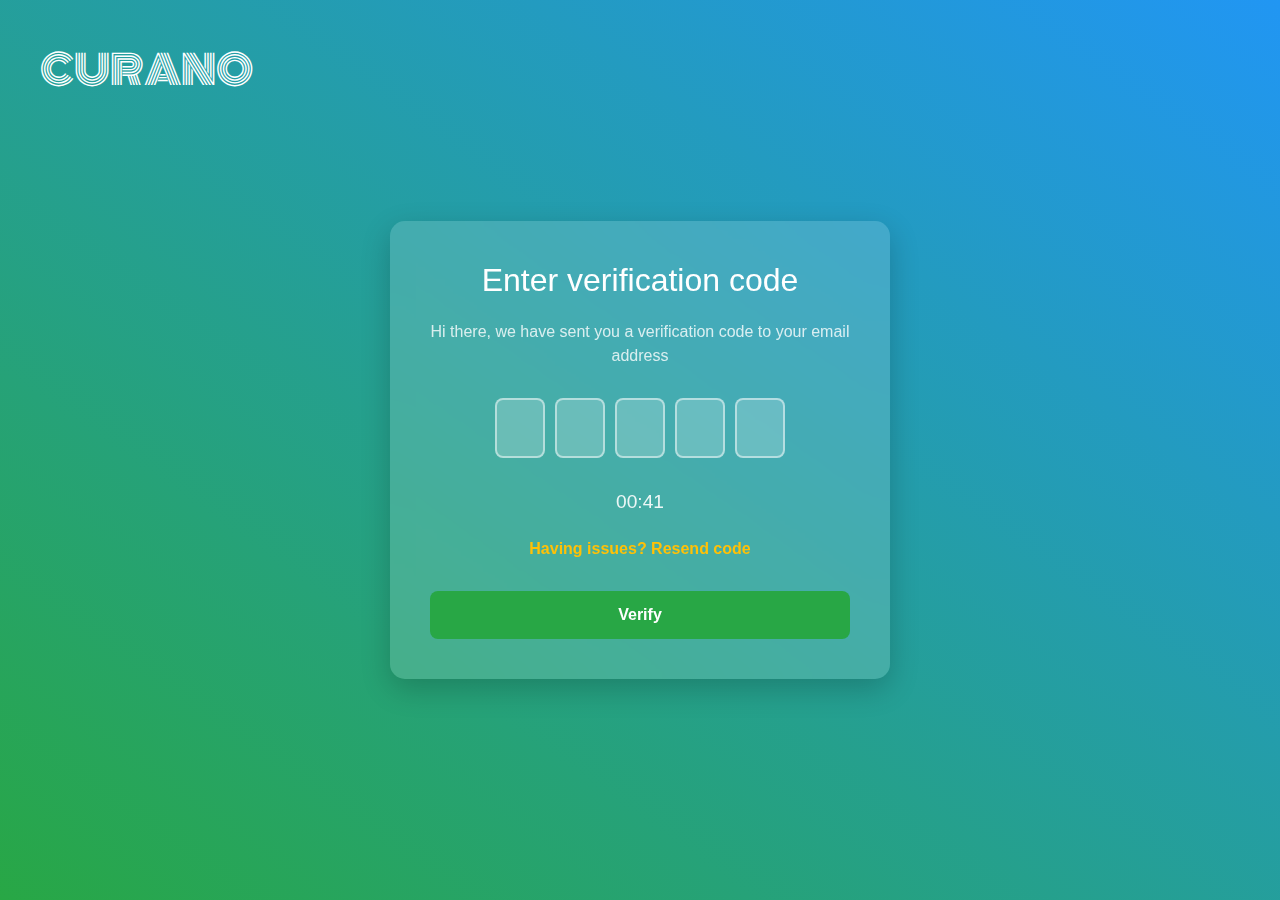
<file: verification.html>
<!DOCTYPE html>
<html lang="en">
<head>
    <meta charset="UTF-8">
    <meta name="viewport" content="width=device-width, initial-scale=1.0">
    <title>Curano - Verify Email</title>
    <link href="https://cdn.jsdelivr.net/npm/bootstrap@5.3.0/dist/css/bootstrap.min.css" rel="stylesheet">
    <link href="https://fonts.googleapis.com/css2?family=Monoton&display=swap" rel="stylesheet">
    <style>
        body {
            font-family: 'Inter', sans-serif;
            min-height: 100vh;
            display: flex;
            align-items: center;
            justify-content: center;
            background-color: #28a745; /* Green background */
            background-image: linear-gradient(to right top, #28a745, #2196f3); /* Gradient for visual appeal */
            color: #fff;
            position: relative;
            overflow: hidden;
        }

        /* Subtle background gradient/overlay for the image effect */
        body::before {
            content: '';
            position: absolute;
            top: 0;
            left: 0;
            right: 0;
            bottom: 0;
            background-image: url('https://placehold.co/1200x800/2c3e50/ffffff?text=Verification+Background'); /* Placeholder background image */
            background-size: cover;
            background-position: center;
            opacity: 0.2; /* Adjust opacity for subtle effect */
            filter: blur(5px); /* Optional blur */
            z-index: -1;
        }

        .verification-container {
            background-color: rgba(255, 255, 255, 0.15); /* Semi-transparent white */
            backdrop-filter: blur(10px); /* Glassmorphism effect */
            border-radius: 15px;
            padding: 40px;
            box-shadow: 0 10px 30px rgba(0, 0, 0, 0.2);
            text-align: center;
            max-width: 500px;
            width: 90%;
        }

        .logo-curano {
            font-family: 'Monoton', cursive;
            font-size: 2.5rem;
            color: #fff;
            position: absolute;
            top: 40px;
            left: 40px;
            z-index: 10;
        }

        h1 {
            font-size: 2rem;
            margin-bottom: 20px;
            color: #fff;
        }

        p {
            font-size: 1rem;
            margin-bottom: 30px;
            color: rgba(255, 255, 255, 0.8);
        }

        .otp-inputs {
            display: flex;
            justify-content: center;
            gap: 10px;
            margin-bottom: 30px;
        }

        .otp-input {
            width: 50px;
            height: 60px;
            font-size: 2rem;
            text-align: center;
            border: 2px solid rgba(255, 255, 255, 0.5);
            border-radius: 8px;
            background-color: rgba(255, 255, 255, 0.2);
            color: #fff;
            caret-color: #fff; /* White cursor */
        }

        .otp-input:focus {
            outline: none;
            border-color: #fff;
            box-shadow: 0 0 0 0.25rem rgba(255, 255, 255, 0.25);
        }

        /* Hide number input arrows */
        .otp-input::-webkit-outer-spin-button,
        .otp-input::-webkit-inner-spin-button {
            -webkit-appearance: none;
            margin: 0;
        }
        .otp-input[type=number] {
            -moz-appearance: textfield;
        }

        .timer {
            font-size: 1.2rem;
            margin-bottom: 20px;
            color: rgba(255, 255, 255, 0.9);
        }

        .resend-link {
            color: #ffc107; /* Yellow for resend link */
            text-decoration: none;
            font-weight: bold;
            transition: color 0.3s ease;
        }

        .resend-link:hover {
            color: #e0a800;
        }

        .btn-verify {
            background-color: #28a745; /* Green button */
            color: #fff;
            padding: 12px 0;
            border-radius: 8px;
            font-weight: bold;
            width: 100%;
            transition: background-color 0.3s ease;
            border: none;
        }

        .btn-verify:hover {
            background-color: #218838;
        }

        .alert-message {
            margin-top: 20px;
            padding: 10px;
            border-radius: 8px;
            font-size: 0.9rem;
            text-align: center;
            width: 100%;
        }
        .alert-success {
            background-color: rgba(212, 237, 218, 0.8);
            color: #155724;
            border: 1px solid rgba(195, 230, 203, 0.8);
        }
        .alert-danger {
            background-color: rgba(248, 215, 218, 0.8);
            color: #721c24;
            border: 1px solid rgba(245, 198, 203, 0.8);
        }

        @media (max-width: 576px) {
            .verification-container {
                padding: 25px;
            }
            .otp-input {
                width: 40px;
                height: 50px;
                font-size: 1.5rem;
            }
            .logo-curano {
                font-size: 2rem;
                top: 20px;
                left: 20px;
            }
        }
    </style>
</head>
<body>
    <span class="logo-curano">CURANO</span>

    <div class="verification-container">
        <h1>Enter verification code</h1>
        <p>Hi <span id="userName"></span>, we have sent you a verification code to <span id="userEmail"></span></p>

        <div class="otp-inputs" id="otpInputs">
            <input type="number" class="otp-input" maxlength="1" data-index="0" required>
            <input type="number" class="otp-input" maxlength="1" data-index="1" required>
            <input type="number" class="otp-input" maxlength="1" data-index="2" required>
            <input type="number" class="otp-input" maxlength="1" data-index="3" required>
            <input type="number" class="otp-input" maxlength="1" data-index="4" required>
        </div>

        <div class="timer" id="timer">00:41</div>
        <p><a href="#" class="resend-link">Having issues? Resend code</a></p>

        <button type="button" class="btn btn-verify" id="verifyBtn">Verify</button>
        <div id="verificationMessage" class="alert-message mt-3" style="display: none;"></div>
    </div>

    <script src="https://cdn.jsdelivr.net/npm/bootstrap@5.3.0/dist/js/bootstrap.bundle.min.js"></script>
    <script>
        document.addEventListener('DOMContentLoaded', () => {
            const userNameSpan = document.getElementById('userName');
            const userEmailSpan = document.getElementById('userEmail');
            const otpInputs = document.querySelectorAll('.otp-input');
            const verifyBtn = document.getElementById('verifyBtn');
            const verificationMessage = document.getElementById('verificationMessage');
            const timerDisplay = document.getElementById('timer');

            // Retrieve user details from local storage
            const signupDetailsString = localStorage.getItem('signupUserDetails');
            const verificationEmail = localStorage.getItem('verificationEmail'); // Get the email specifically for display

            if (signupDetailsString) {
                const signupDetails = JSON.parse(signupDetailsString);
                userNameSpan.textContent = signupDetails.fullName.split(' ')[0] || 'there'; // Display first name
                userEmailSpan.textContent = verificationEmail || signupDetails.emailAddress;
            } else {
                userNameSpan.textContent = 'there';
                userEmailSpan.textContent = 'your email address';
                // Optionally, redirect back to signup if no details are found
                // window.location.href = 'signup.html';
            }

            // OTP input logic: auto-focus and restrict to single digit
            otpInputs.forEach((input, index) => {
                input.addEventListener('input', (e) => {
                    // Ensure only one digit is entered
                    if (input.value.length > 1) {
                        input.value = input.value.slice(0, 1);
                    }
                    // Move focus to the next input
                    if (input.value && index < otpInputs.length - 1) {
                        otpInputs[index + 1].focus();
                    }
                });

                input.addEventListener('keydown', (e) => {
                    // Move focus to the previous input on backspace if current is empty
                    if (e.key === 'Backspace' && input.value === '' && index > 0) {
                        otpInputs[index - 1].focus();
                    }
                });
            });

            // Timer functionality
            let timeLeft = 41; // Initial time in seconds
            const countdown = setInterval(() => {
                timeLeft--;
                const minutes = Math.floor(timeLeft / 60);
                const seconds = timeLeft % 60;
                timerDisplay.textContent = `${minutes.toString().padStart(2, '0')}:${seconds.toString().padStart(2, '0')}`;

                if (timeLeft <= 0) {
                    clearInterval(countdown);
                    timerDisplay.textContent = '00:00';
                    // Optionally disable verify button or show resend option more prominently
                }
            }, 1000);

            // Verify button logic
            verifyBtn.addEventListener('click', () => {
                const enteredOtp = Array.from(otpInputs).map(input => input.value).join('');

                // For testing purposes, any non-empty OTP is considered valid
                if (enteredOtp.length === otpInputs.length && enteredOtp.trim() !== '') {
                    verificationMessage.classList.remove('alert-danger');
                    verificationMessage.classList.add('alert-success');
                    verificationMessage.textContent = 'Verification successful! Redirecting...';

                    // Redirect to role-selection.html
                    setTimeout(() => {
                        window.location.href = 'role.html';
                    }, 1500);
                } else {
                    verificationMessage.classList.remove('alert-success');
                    verificationMessage.classList.add('alert-danger');
                    verificationMessage.textContent = 'Please enter the complete verification code.';
                    verificationMessage.style.display = 'block';
                }
            });
        });
    </script>
</body>
</html>
</file>
<file: style/role.css>
/* @import url('https://fonts.googleapis.com/css2?family=Poppins:wght@300;400;500;600;700&display=swap');
*/

/* Body for select-role page - similar dark theme */
.select-role-body {
    margin: 0;
    font-family: 'Poppins', sans-serif;
    background-color: #003830; /* Slightly different shade or same as OTP page's body */
    background-image: 
        radial-gradient(circle at center, rgba(0, 77, 64, 0.5), transparent 70%);
    color: #e0e0e0;
    display: flex;
    align-items: center; /* Vertically center */
    justify-content: center; /* Horizontally center */
    min-height: 100vh;
    padding: 20px;
    box-sizing: border-box;
}

.select-role-modal {
    background: rgba(255, 255, 255, 0.95); /* Lighter, more opaque modal */
    /* backdrop-filter: blur(5px); For a slight blur behind if desired, but solid background is fine */
    /* -webkit-backdrop-filter: blur(5px); */
    border-radius: 16px;
    padding: 30px 35px;
    width: 100%;
    max-width: 380px; /* Modal is typically smaller */
    text-align: center;
    box-shadow: 0 10px 30px rgba(0, 0, 0, 0.15);
    border: 1px solid rgba(200, 200, 200, 0.3);
    color: #333; /* Darker text for light modal */
}

.modal-icon {
    font-size: 3rem;
    color: #00796b; /* Teal color for icon */
    margin-bottom: 15px;
}

.modal-title {
    color: #1a237e; /* Dark blueish for title */
    font-size: 1.5rem;
    font-weight: 600;
    margin-bottom: 25px;
}

.role-options {
    display: flex;
    flex-direction: column;
    gap: 15px; /* Space between role options */
    margin-bottom: 30px;
    text-align: left; /* Align role options to the left */
}

.role-option {
    display: flex;
    justify-content: space-between; /* Label on left, checkbox on right */
    align-items: center;
    padding: 10px 5px; /* Add some padding for touch targets */
    border-bottom: 1px solid #eee; /* Separator */
}
.role-option:last-child {
    border-bottom: none;
}

.role-option label {
    font-size: 1rem;
    color: #455a64; /* Darker gray for label */
    font-weight: 500;
    cursor: pointer;
}

/* Custom styled checkbox */
.role-option input[type="checkbox"] {
    appearance: none;
    -webkit-appearance: none;
    -moz-appearance: none;
    width: 20px;
    height: 20px;
    border: 2px solid #00796b; /* Teal border */
    border-radius: 4px;
    cursor: pointer;
    position: relative;
    outline: none;
    transition: background-color 0.2s, border-color 0.2s;
    flex-shrink: 0; /* Prevent checkbox from shrinking */
}

.role-option input[type="checkbox"]:checked {
    background-color: #00796b; /* Teal background when checked */
    border-color: #00796b;
}

.role-option input[type="checkbox"]:checked::before {
    content: '\f00c'; /* Font Awesome check icon */
    font-family: 'Font Awesome 6 Free'; /* Ensure Font Awesome is linked */
    font-weight: 900; /* Solid check */
    font-size: 12px;
    color: white;
    position: absolute;
    top: 50%;
    left: 50%;
    transform: translate(-50%, -50%);
}

.proceed-button {
    width: 100%;
    padding: 12px;
    background-color: #00796b; /* Teal color from image */
    color: white;
    border: none;
    border-radius: 8px;
    font-size: 1rem;
    font-weight: 600;
    cursor: pointer;
    transition: background-color 0.3s, transform 0.2s;
}

.proceed-button:hover {
    background-color: #00695c; /* Darker teal */
    transform: translateY(-2px);
}

.proceed-button:active {
    transform: translateY(0);
}

/* Message display styling (can reuse from OTP page or define specifically) */
.select-role-modal .message-display {
    font-size: 0.9rem;
    font-weight: 500;
    min-height: 20px;
}
.select-role-modal .message-display.success {
    color: #2e7d32; /* Darker green for light background */
}
.select-role-modal .message-display.error {
    color: #c62828; /* Darker red for light background */
}


/* Responsive adjustments for the modal */
@media (max-width: 480px) {
    .select-role-modal {
        padding: 25px 20px;
        margin: 0 10px; /* Ensure some space from screen edges */
    }
    .modal-title {
        font-size: 1.3rem;
    }
    .role-option label {
        font-size: 0.95rem;
    }
    .proceed-button {
        padding: 10px;
        font-size: 0.95rem;
    }
}
</file>
<file: style/settings.css>
/* Settings Page Styles */
        :root {
            --primary-teal: #2dd4bf;
            --dark-teal: #0d9488;
            --light-gray: #f8fafc;
            --medium-gray: #64748b;
            --dark-gray: #334155;
            --border-color: #e2e8f0;
            --white: #ffffff;
            --red-delete: #ef4444;
        }

        * {
            box-sizing: border-box;
        }

        body {
            font-family: 'Inter', sans-serif;
            background-color: var(--light-gray);
            margin: 0;
            padding: 0;
            overflow-x: hidden;
        }

        /* Logo Styling */
        .logo-text {
            font-family: 'Monoton', cursive;
            font-size: 24px;
            color: var(--primary-teal);
            text-decoration: none;
            font-weight: 400;
        }

        /* Navbar */
        .navbar {
            background-color: var(--white);
            border-bottom: 1px solid var(--border-color);
            padding: 12px 0;
            box-shadow: 0 1px 3px rgba(0,0,0,0.1);
        }

        .navbar-brand {
            margin-right: 2rem;
        }

        .navbar-title {
            color: var(--dark-gray);
            font-size: 18px;
            font-weight: 500;
            margin: 0;
        }

        .search-container {
            position: relative;
            max-width: 400px;
            margin: 0 auto;
        }

        .search-input {
            border: 1px solid var(--border-color);
            border-radius: 8px;
            padding: 8px 12px 8px 40px;
            width: 100%;
            font-size: 14px;
            background-color: var(--light-gray);
        }

        .search-icon {
            position: absolute;
            left: 12px;
            top: 50%;
            transform: translateY(-50%);
            color: var(--medium-gray);
        }

        .user-profile {
            display: flex;
            align-items: center;
            gap: 8px;
            padding: 4px 8px;
            border-radius: 8px;
            cursor: pointer;
            transition: background-color 0.2s;
        }

        .user-profile:hover {
            background-color: var(--light-gray);
        }

        .user-avatar {
            width: 32px;
            height: 32px;
            border-radius: 50%;
            background-color: var(--primary-teal);
            display: flex;
            align-items: center;
            justify-content: center;
            color: white;
            font-weight: 600;
            font-size: 14px;
        }

        .user-name {
            color: var(--dark-gray);
            font-weight: 500;
            font-size: 14px;
        }

        /* Sidebar */
        .sidebar {
            background-color: var(--white);
            border-right: 1px solid var(--border-color);
            min-height: calc(100vh - 73px);
            padding: 0;
            width: 280px;
            position: fixed;
            left: 0;
            top: 73px;
            z-index: 1000;
        }

        .sidebar-menu {
            list-style: none;
            padding: 16px 0;
            margin: 0;
        }

        .sidebar-item {
            margin: 0;
        }

        .sidebar-link {
            display: flex;
            align-items: center;
            padding: 12px 24px;
            color: var(--medium-gray);
            text-decoration: none;
            font-size: 14px;
            font-weight: 500;
            transition: all 0.2s;
            border: none;
            background: none;
        }

        .sidebar-link:hover {
            background-color: var(--light-gray);
            color: var(--dark-gray);
        }

        .sidebar-link.active {
            background-color: var(--dark-teal);
            color: white;
        }

        .sidebar-icon {
            margin-right: 12px;
            font-size: 16px;
        }

        /* Main Content */
        .main-content {
            margin-left: 280px;
            padding: 24px;
            min-height: calc(100vh - 73px);
        }

        /* Settings Page */
        .settings-header {
            display: flex;
            align-items: center;
            justify-content: between;
            margin-bottom: 32px;
        }

        .settings-title {
            font-size: 24px;
            font-weight: 600;
            color: var(--dark-gray);
            margin: 0;
        }

        .settings-actions {
            display: flex;
            align-items: center;
            gap: 12px;
        }

        .btn-ai {
            background-color: var(--primary-teal);
            color: white;
            border: none;
            padding: 8px 16px;
            border-radius: 8px;
            font-size: 14px;
            font-weight: 500;
            display: flex;
            align-items: center;
            gap: 6px;
        }

        .btn-secondary-outline {
            border: 1px solid var(--border-color);
            background: white;
            color: var(--medium-gray);
            padding: 8px 16px;
            border-radius: 8px;
            font-size: 14px;
            display: flex;
            align-items: center;
            gap: 6px;
        }

        /* Settings Layout */
        .settings-layout {
            display: grid;
            grid-template-columns: 300px 1fr;
            gap: 32px;
        }

        .settings-sidebar {
            background-color: var(--white);
            border-radius: 12px;
            padding: 0;
            height: fit-content;
            border: 1px solid var(--border-color);
        }

        .settings-menu {
            list-style: none;
            padding: 0;
            margin: 0;
        }

        .settings-menu-item {
            border-bottom: 1px solid var(--border-color);
        }

        .settings-menu-item:last-child {
            border-bottom: none;
        }

        .settings-menu-link {
            display: block;
            padding: 16px 20px;
            color: var(--medium-gray);
            text-decoration: none;
            font-size: 14px;
            font-weight: 500;
            transition: all 0.2s;
        }

        .settings-menu-link:hover {
            background-color: var(--light-gray);
            color: var(--dark-gray);
        }

        .settings-menu-title {
            font-weight: 600;
            color: var(--dark-gray);
        }

        .settings-menu-subtitle {
            font-size: 12px;
            color: var(--medium-gray);
            margin-top: 2px;
        }

        /* Users Table */
        .users-container {
            background-color: var(--white);
            border-radius: 12px;
            border: 1px solid var(--border-color);
            overflow: hidden;
        }

        .users-header {
            display: flex;
            align-items: center;
            justify-content: between;
            padding: 20px 24px;
            border-bottom: 1px solid var(--border-color);
        }

        .users-title {
            font-size: 18px;
            font-weight: 600;
            color: var(--dark-gray);
            margin: 0;
        }

        .users-controls {
            display: flex;
            align-items: center;
            gap: 12px;
        }

        .sort-dropdown {
            display: flex;
            align-items: center;
            gap: 6px;
            padding: 6px 12px;
            border: 1px solid var(--border-color);
            border-radius: 6px;
            background: white;
            font-size: 14px;
            color: var(--medium-gray);
        }

        .users-table {
            width: 100%;
            border-collapse: collapse;
        }

        .users-table th {
            background-color: var(--light-gray);
            padding: 12px 24px;
            text-align: left;
            font-size: 12px;
            font-weight: 600;
            color: var(--medium-gray);
            text-transform: uppercase;
            letter-spacing: 0.5px;
            border-bottom: 1px solid var(--border-color);
        }

        .users-table td {
            padding: 16px 24px;
            border-bottom: 1px solid var(--border-color);
            font-size: 14px;
        }

        .user-info {
            display: flex;
            align-items: center;
            gap: 12px;
        }

        .user-avatar-table {
            width: 40px;
            height: 40px;
            border-radius: 50%;
            background-color: var(--dark-gray);
            display: flex;
            align-items: center;
            justify-content: center;
            color: white;
            font-weight: 600;
            font-size: 16px;
        }

        .user-name-table {
            color: var(--primary-teal);
            font-weight: 500;
            text-decoration: none;
        }

        .user-name-table:hover {
            text-decoration: underline;
        }

        .delete-btn {
            color: var(--red-delete);
            background: none;
            border: none;
            padding: 8px;
            border-radius: 4px;
            cursor: pointer;
            transition: background-color 0.2s;
        }

        .delete-btn:hover {
            background-color: #fef2f2;
        }

        /* Thoughts Card */
        .thoughts-card {
            position: fixed;
            bottom: 24px;
            left: 24px;
            width: 250px;
            background: linear-gradient(135deg, var(--dark-teal) 0%, var(--primary-teal) 100%);
            border-radius: 12px;
            padding: 20px;
            color: white;
            box-shadow: 0 4px 20px rgba(0,0,0,0.15);
        }

        .thoughts-icon {
            width: 40px;
            height: 40px;
            background-color: rgba(255,255,255,0.2);
            border-radius: 50%;
            display: flex;
            align-items: center;
            justify-content: center;
            margin-bottom: 12px;
        }

        .thoughts-title {
            font-size: 14px;
            font-weight: 600;
            margin-bottom: 8px;
        }

        .thoughts-text {
            font-size: 12px;
            line-height: 1.5;
            opacity: 0.9;
        }

        /* Responsive Design */
        @media (max-width: 768px) {
            .sidebar {
                transform: translateX(-100%);
                transition: transform 0.3s ease;
            }
            
            .sidebar.show {
                transform: translateX(0);
            }
            
            .main-content {
                margin-left: 0;
            }
            
            .settings-layout {
                grid-template-columns: 1fr;
                gap: 16px;
            }
            
            .thoughts-card {
                display: none;
            }
            
            .users-controls {
                flex-direction: column;
                align-items: stretch;
                gap: 8px;
            }
        }

        @media (max-width: 576px) {
            .search-container {
                display: none;
            }
            
            .users-table {
                font-size: 12px;
            }
            
            .users-table th,
            .users-table td {
                padding: 8px 12px;
            }
        }
</file>
